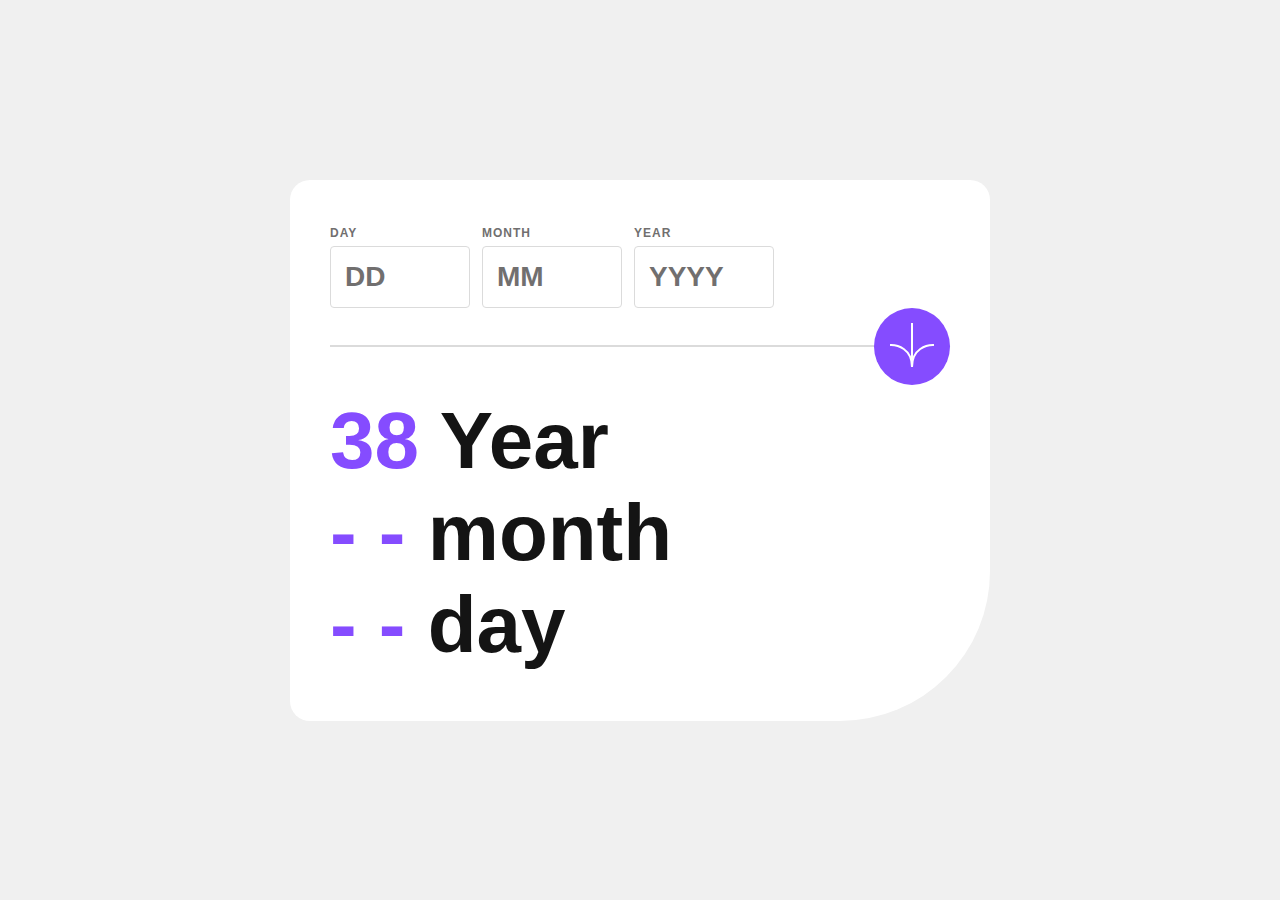
<file: age-calculator-app-main/index.html>
<!DOCTYPE html>
<html lang="en">
<head>
    <meta charset="UTF-8">
    <meta name="viewport" content="width=device-width, initial-scale=1.0">
    <title>age-calculator-app-main</title>
    <link rel="stylesheet" href="./style.css">
    <link rel="icon" href="./assets/images/favicon-32x32.png" sizes="32x32">
</head>
<body>
    <div class="container">
        <div class="inner_container">
            <div class="input_fields">
                <div class="day_box age_box">
                    <label for="day">Day</label>
                    <input id="day" type="text" placeholder="DD">
                    <small></small>
                </div>
                <div class="month_box age_box">
                    <label for="month">Month</label>
                    <input id="month" type="text" placeholder="MM">
                   <small></small>
                </div>
                <div class="year_box age_box">
                    <label for="year">Year</label>
                    <input id="year" type="text" placeholder="YYYY">
                    <small></small>
                </div>
            </div>
            <div class="input_button">
                <span class="line"></span>
            <button class="btn" id="button"><img src="./assets/images/icon-arrow.svg" alt=""></button>
            </div>
            <div class="age_info">
                <h1 class="year_heading">
                    <span class="dash" id="yearspan">38</span> Year
                </h1>
                <h1 class="month_heading">
                    <span class="dash" id="monthspan">- -</span> month
                </h1>
                <h1 class="day_heading">
                    <span class="dash" id="dayspan">- -</span> day
                </h1>
            </div>
        </div>
    </div>
    <script src="./script.js"></script>
</body>

</html>
</file>
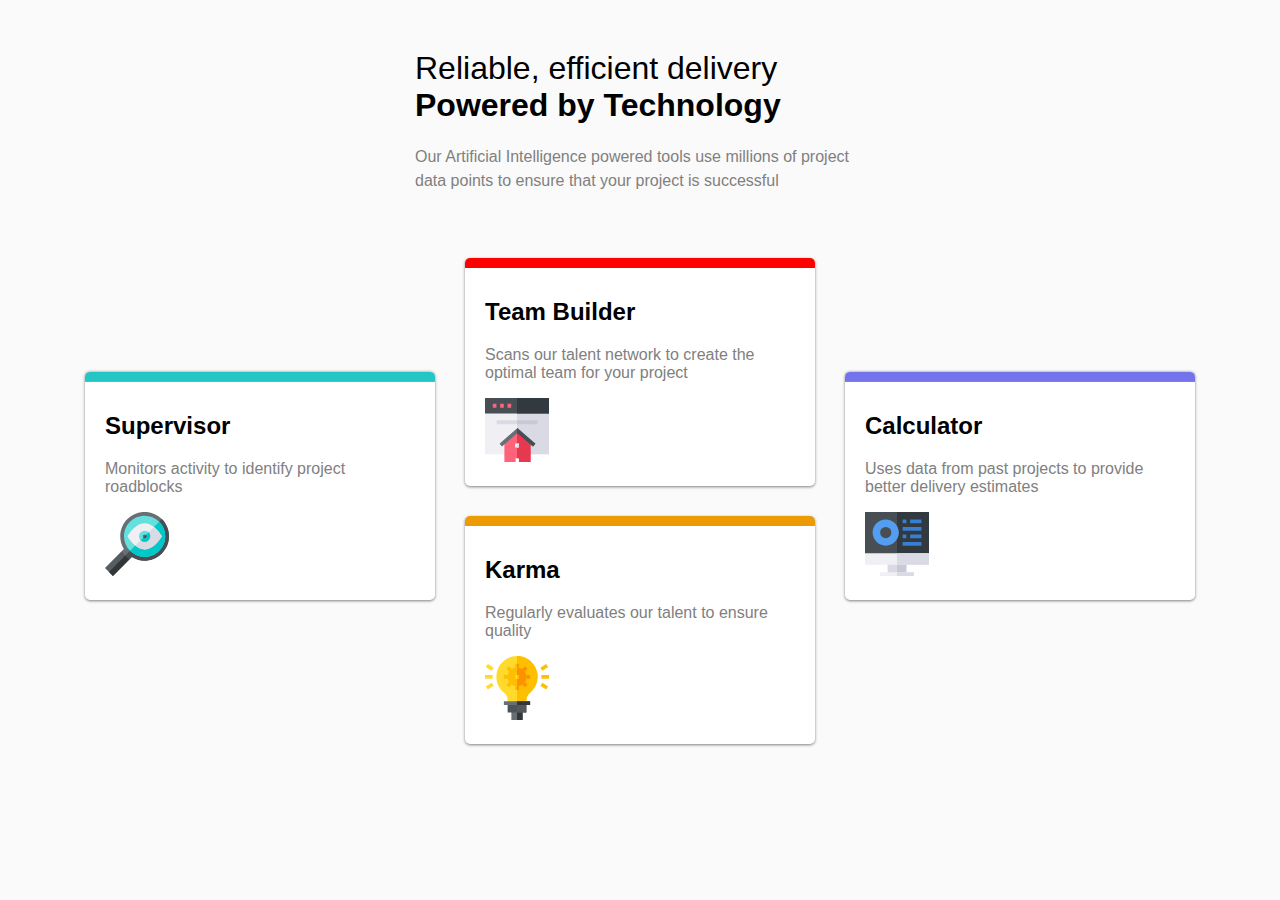
<file: four card/index.html>
<!DOCTYPE html>
<html lang="en">
<head>
    <meta charset="UTF-8">
    <meta name="viewport" content="width=device-width, initial-scale=1.0">
    <title>Four Card Feature Component</title>
    <link rel="stylesheet" href="style.css">
</head>
<body>
    <header>
        <h1>Reliable, efficient delivery <span>Powered by Technology</span></h1>
        <p>
            Our Artificial Intelligence powered tools use millions of project data points to ensure that your project is successful
        </p>
    </header>
    <section class="card_container">
        
        <div class="box box_cyan box_push">
            <h2>Supervisor</h2>
            <p>Monitors activity to identify project roadblocks</p>
            <img src="./images/icon-supervisor.svg" alt="Supervisor">
        </div>

        <div class="box box_red">
            <h2>Team Builder</h2>
            <p>Scans our talent network to create the optimal team for your project</p>
            <img src="./images/icon-team-builder.svg" alt="Team Builder">
        </div>

        <div class="box box_blue box_push">
            <h2>Calculator</h2>
            <p>Uses data from past projects to provide better delivery estimates</p>
            <img src="./images/icon-calculator.svg" alt="Calculator">
        </div>

        <div class="box box_orange">
            <h2>Karma</h2>
            <p>Regularly evaluates our talent to ensure quality</p>
            <img src="./images/icon-karma.svg" alt="Karma">
        </div>

    </section>
</body>
</html>
</file>
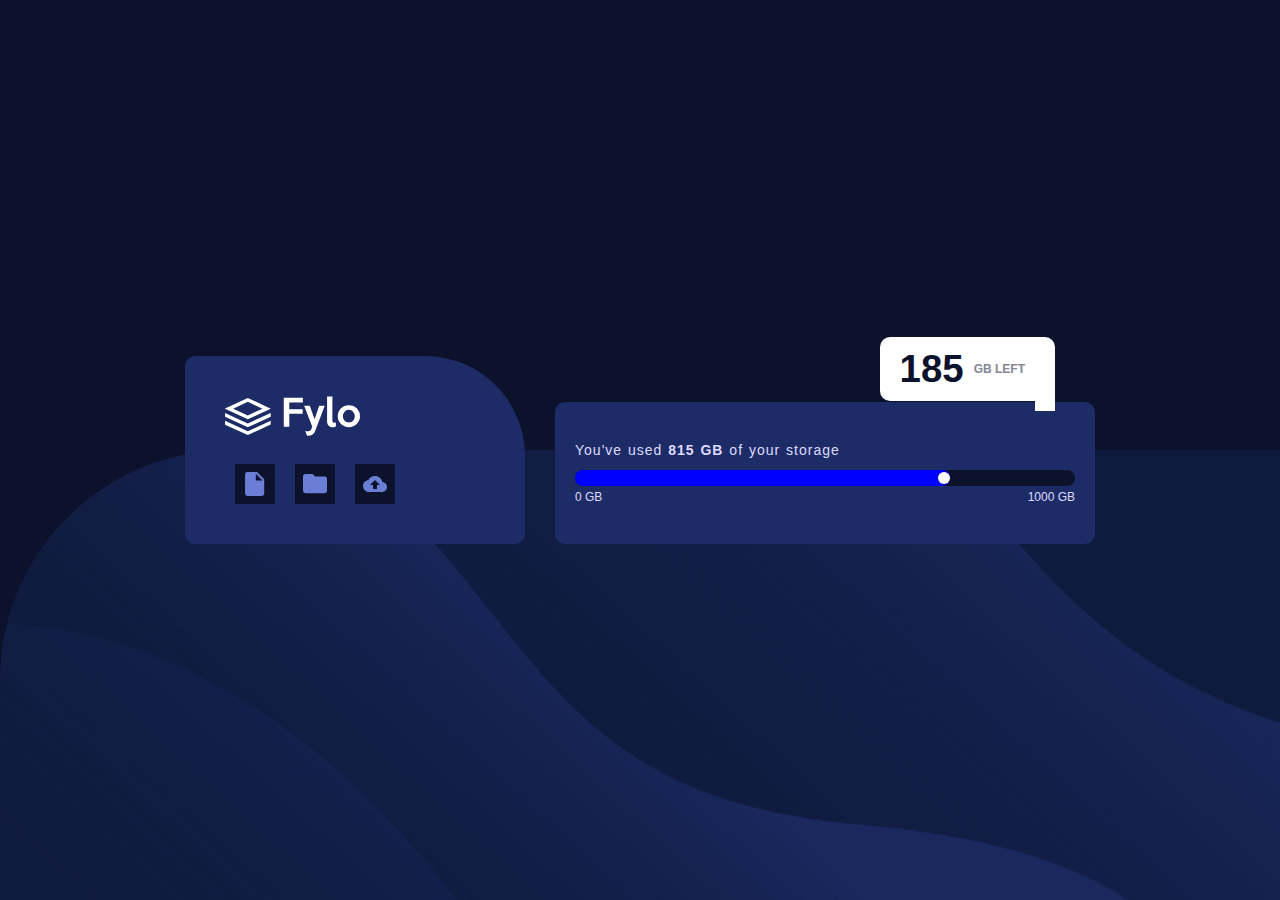
<file: fylo-data-storage-component-master/index.html>
<!DOCTYPE html>
<html lang="en">
<head>
    <meta charset="UTF-8">
    <meta name="viewport" content="width=device-width, initial-scale=1.0">
    <link rel="stylesheet" href="style.css">
    <link rel="icon" href="./images/favicon-32x32.png" sizes="32x32">
    <title>fylo-data-storage-component-master</title>
</head>
<body>
    <div class="container">
        <div class="inner_container">
            <div class="logo_section">
                <h1><img src="./images/logo.svg" alt="logo"></h1>
                <div class="folders">
                    <span class="doc"><img src="./images/icon-document.svg" alt="icon-document"></span>
                    <span class="folder"><img src="./images/icon-folder.svg" alt="folder_icon"></span>
                    <span class="upload"><img src="./images/icon-upload.svg" alt="icon-upload"></span>
                </div>
            </div>
            <div class="progrees_section">
                <div class="sm_message">185 <span>gb left</span> <span class="traingle"></span></div>
                <p class="para">You've used <span>815</span> <span>gb</span> of your storage</p>
                <div class="progress_bar">
                    <div class="progrees"><span class="bar"></span></div>
                    <div class="mb">
                        <span>0 gb</span>
                        <span>1000 gb</span>
                    </div>
                </div>
            </div>
        </div>
    </div>
</body>
</html>
</file>
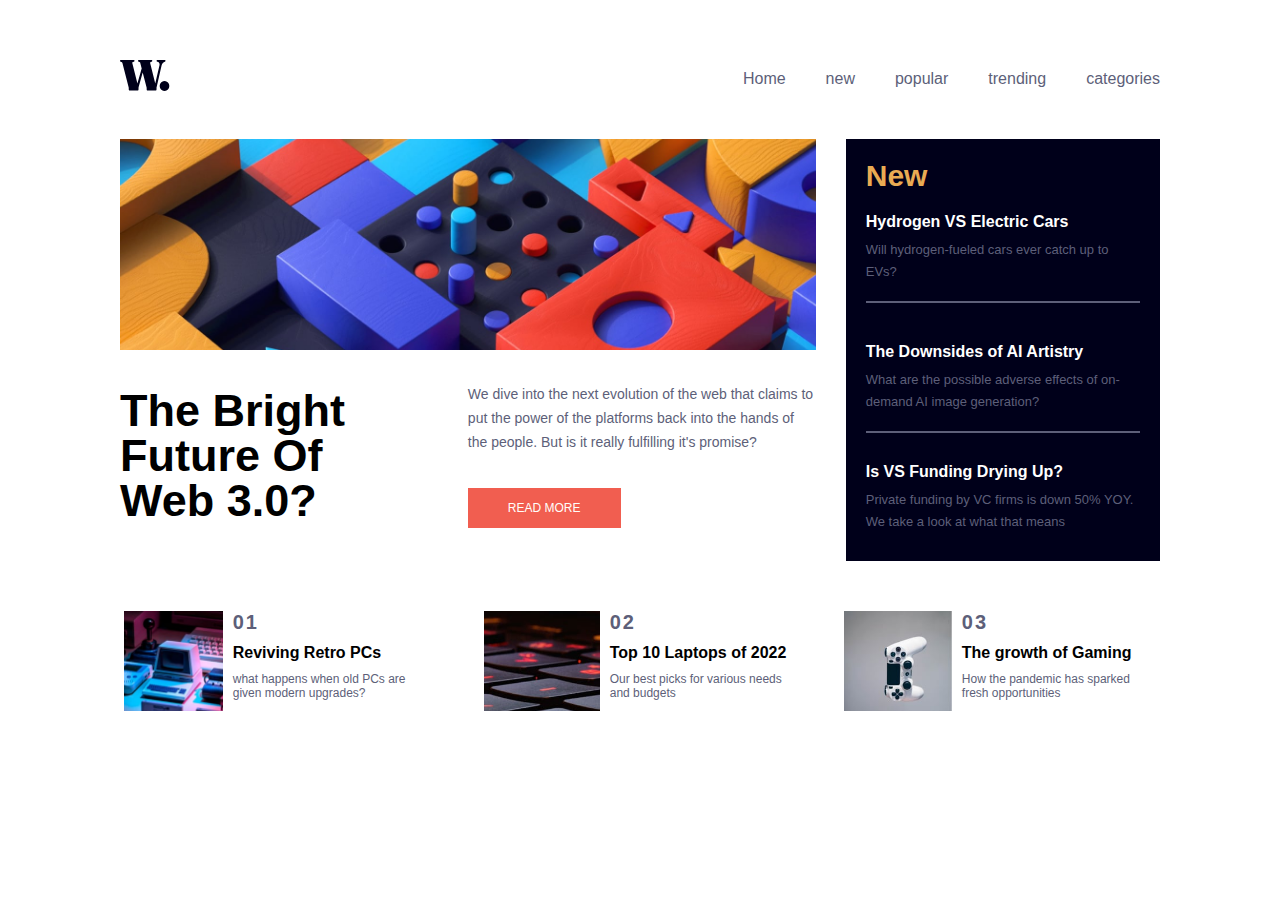
<file: news-homepage-main_08/index.html>
<!DOCTYPE html>
<html lang="en">

<head>
    <meta charset="UTF-8">
    <meta name="viewport" content="width=device-width, initial-scale=1.0">
    <title>News Homepage Main</title>
    <link rel="stylesheet" href="style.css">
    <link rel="icon" href="./assets/images/favicon-32x32.png" sizes="32x32">
</head>

<body>
    <div class="container">
        <div class="inner_container">
            <nav role="navigation" class="navbar flex">
                <div class="logo">
                    <h1><img src="./assets/images/logo.svg" alt="logo"></h1>
                </div>
                <ul class="flex dest_nav">
                    <li><a href="#">Home</a></li>
                    <li><a href="#">new</a></li>
                    <li><a href="#">popular</a></li>
                    <li><a href="#">trending</a></li>
                    <li><a href="#">categories</a></li>
                </ul>
                <button id="toggle"><img src="./assets/images/icon-menu.svg" alt=""></button>
            </nav>
            <div class="side active">
                <button id="close"><img src="./assets/images/icon-menu-close.svg" alt=""></button>
                <ul>
                    <li><a href="#">Home</a></li>
                    <li><a href="#">new</a></li>
                    <li><a href="#">popular</a></li>
                    <li><a href="#">trending</a></li>
                    <li><a href="#">categories</a></li>
                </ul>
            </div>
            <div class="top_section flex" role="main">
                <div class="left_main">
                    <div class="img_container"></div>
                    <div class="about_section flex">
                        <div class="heading">
                        <h1><span>The bright</span> <span> future of</span><span> web 3.0?</span></h1>
                        </div>                        
                        <div class="content">
                            <p>We dive into the next evolution of the web that claims to put the power of the platforms back into the hands of the people. But is it really fulfilling it's promise?</p>
                            <button>read more</button>
                        </div>
                    </div>
                </div>
                <div class="sidebar">
                    <h1 class="side_heading">New</h1>
                    <div class="content_box box">
                        <h1>Hydrogen VS Electric Cars</h1>
                        <p>Will hydrogen-fueled cars ever catch up to EVs?</p>
                    </div>
                    <div class="content_box box">
                        <h1>The Downsides of AI Artistry</h1>
                        <p>What are the possible adverse effects of on-demand AI image generation?</p>
                    </div>
                    <div class="content_box box">
                        <h1>Is VS Funding Drying Up?</h1>
                        <p>Private funding by VC firms is down 50% YOY. We take a look at what that means</p>
                    </div>
                </div>
            </div>
            <div class="products flex">
                <div class="product flex">
                    <div class="product_img img">
                        <img src="./assets/images/image-retro-pcs.jpg" alt="image-retro-pcs">
                    </div>
                    <div class="product_info">
                        <span>01</span>
                        <h2>Reviving Retro PCs</h2>
                        <p>what happens when old PCs are given modern upgrades?</p>
                    </div>
                </div>
                <div class="product flex">
                    <div class="product_img img">
                        <img src="./assets/images/image-top-laptops.jpg" alt="image-top-laptops">
                    </div>
                    <div class="product_info">
                        <span>02</span>
                        <h2>Top 10 Laptops of 2022</h2>
                        <p>Our best picks for various needs and budgets</p>
                    </div>
                </div>
                <div class="product flex">
                    <div class="product_img img">
                        <img src="./assets/images/image-gaming-growth.jpg" alt="image-gaming-growth">
                    </div>
                    <div class="product_info">
                        <span>03</span>
                        <h2>The growth of Gaming</h2>
                        <p>How the pandemic has sparked fresh opportunities</p>
                    </div>
                </div>
            </div>
        </div>
    </div>
    <script src="./script.js" defer></script>
</body>

</html>
</file>
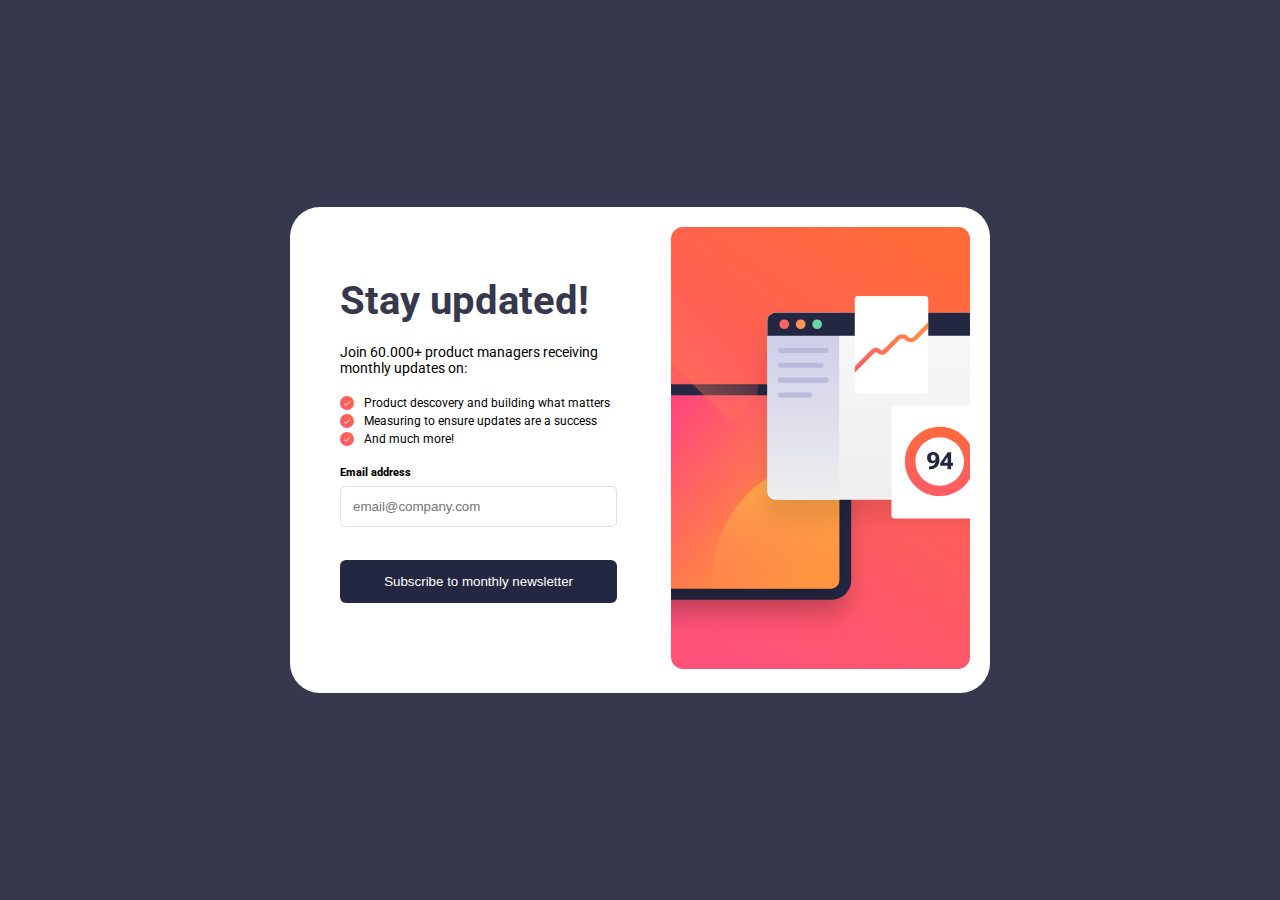
<file: newsletter-sign-up-with-success-message-main/index.html>
<!DOCTYPE html>
<html lang="en">
<head>
    <meta charset="UTF-8">
    <meta name="viewport" content="width=device-width, initial-scale=1.0">
    <title>Frontend Mentor || newsletter-sign-up-with-success-message-main</title>
    <link rel="stylesheet" href="style.css">
</head>
<body>
    <div class="container">
        <div class="inner_container">
            <div class="left">
                <div class="inner_left">
                    <h1>Stay updated!</h1>
                    <p>Join 60.000+ product managers receiving monthly updates on:</p>
                    <ul>
                        <li><img src="./assets/images/icon-success.svg" alt="icon-success"> Product descovery and building what matters</li>
                        <li><img src="./assets/images/icon-success.svg" alt="icon-success"> Measuring to ensure updates are a success</li>
                        <li><img src="./assets/images/icon-success.svg" alt="icon-success"> And much more!</li>
                    </ul>
                    <form>
                        <div class="labels">
                        <label for="email">Email address</label>
                        <small class="error">invalid email</small>
                        </div>
                        <input id="email" type="text" placeholder="email@company.com">
                        <button id="btn">Subscribe to monthly newsletter</button>
                    </form>
                </div>
            </div>
            <div class="right">
                <div class="img">
                    <img src="./assets/images/illustration-sign-up-desktop.svg" alt="illustration-sign-up-desktop">
                </div>
            </div>
        </div>
    </div>
    <div class="confirm">
        <h1>Hello</h1>
    </div>
    <script src="script.js"></script>
</body>
</html>
</file>
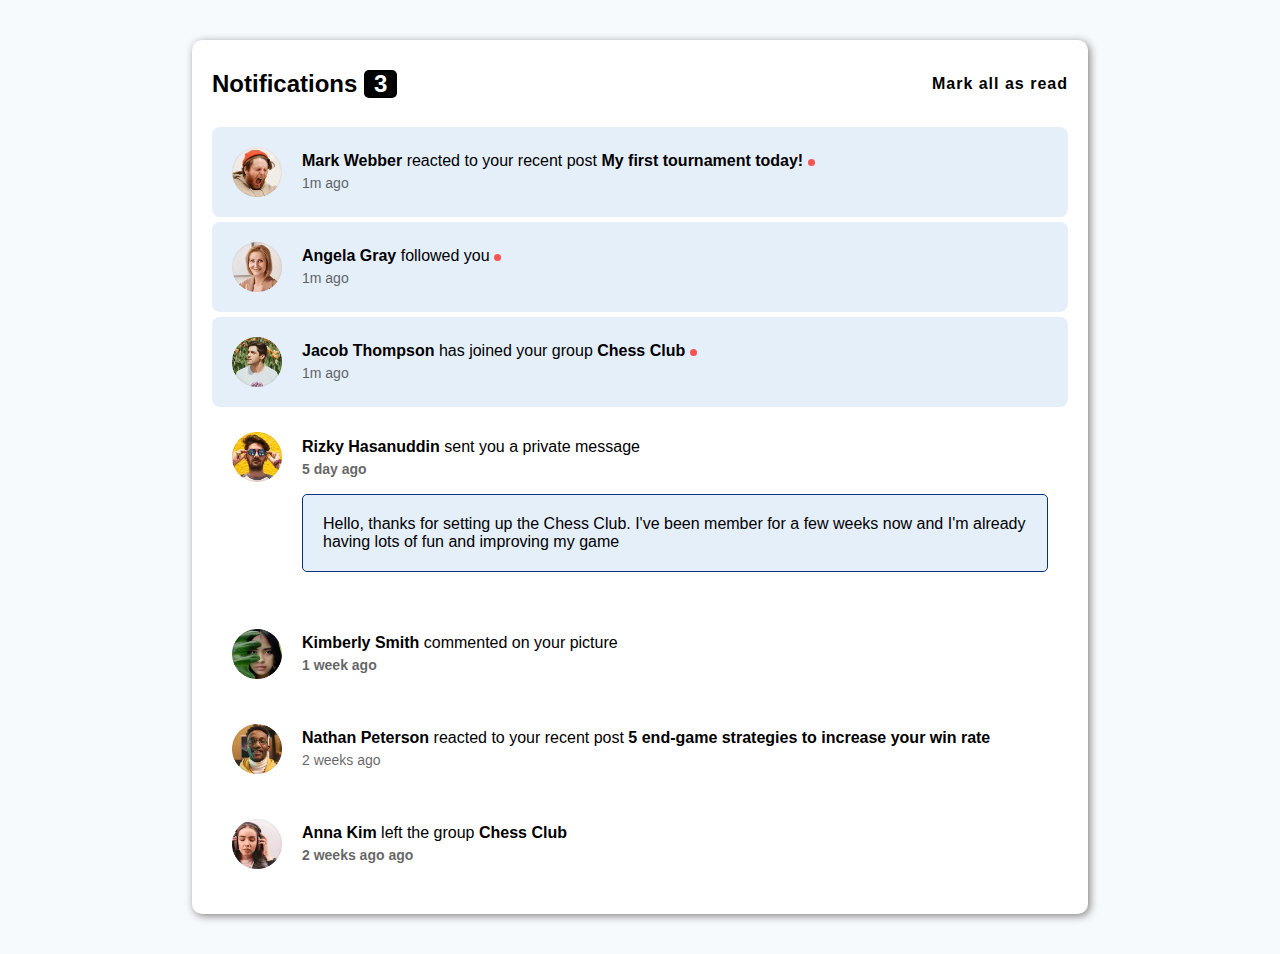
<file: Notification Page/index.html>
<!DOCTYPE html>
<html lang="en">

<head>
    <meta charset="UTF-8">
    <meta name="viewport" content="width=device-width, initial-scale=1.0">
    <title>Frontend Mentor || Notification Page</title>
    <link rel="stylesheet" href="style.css">
    <link rel="icon" href="assets/images/favicon-32x32.png" sizes="32x32">
</head>

<body>
    <div class="container">
        <div class="inner_container">
            <div class="top_section">
                <h1>
                    Notifications <span>3</span>
                </h1>
                <p>Mark all as read</p>
            </div>
            <div class="notifications">
                <!-- unread notifications -->
                <div class="notification_info">
                    <img src="./assets/images/avatar-mark-webber.webp" alt="avatar-mark-webber">
                    <div class="about_notification">
                        <p class="para">
                            <span class="name">Mark Webber</span> reacted to your recent post <span>My first tournament
                                today!</span> <span class="dot"></span>
                        </p>
                        <span class="time">1m ago</span>
                    </div>
                </div>


                <div class="notification_info">
                    <img src="./assets/images/avatar-angela-gray.webp" alt="avatar-mark-webber">
                    <div class="about_notification">
                        <p class="para">
                            <span class="name">Angela Gray</span> followed you <span class="dot"></span>
                        </p>
                        <span class="time">1m ago</span>
                    </div>
                </div>

                <div class="notification_info">
                    <img src="./assets/images/avatar-jacob-thompson.webp" alt="avatar-mark-webber">
                    <div class="about_notification">
                        <p class="para">
                            <span class="name">Jacob Thompson</span> has joined your group <span>Chess Club</span> <span
                                class="dot"></span>
                        </p>
                        <span class="time">1m ago</span>
                    </div>
                </div>

                <!-- unread notifications -->
                <!-- private message -->
                <div class="private_message">

                    <div class="about_notification">
                        <div class="top_p_message">
                            <img src="./assets/images/avatar-rizky-hasanuddin.webp" alt="avatar-rizky-hasanuddin">
                            <p class="para">
                                <span class="name">Rizky Hasanuddin</span>
                                sent you a private message
                                <span class="time">5 day ago</span>
                            </p>
                        </div>

                        <p class="message">
                            Hello, thanks for setting up the Chess Club. I've been member for a few weeks now and I'm
                            already having lots of fun and improving my game
                        </p>
                    </div>
                </div>
                <!-- private message -->
                <!-- Comment on pic -->
                <div class="comment_pic">
                    <img src="./assets/images/avatar-kimberly-smith.webp" alt="avatar-kimberly-smith">
                    <div class="about_notification">
                        <p>
                        <div>
                            <span class="name">Kimberly Smith</span>
                            commented on your picture
                        </div>
                        </p>
                        <span class="time">1 week ago</span>
                    </div>
                </div>
                <!-- Comment on pic -->
                <!-- reacted on post -->
                <div class="react">
                    <img src="./assets/images/avatar-nathan-peterson.webp" alt="avatar-nathan-peterson">
                    <div class="about_notification">
                        <p>
                            <span class="name">Nathan Peterson</span>
                            reacted to your recent post <span class="post_title">5 end-game strategies to increase your
                                win rate</span>
                        </p>
                        <span class="time">2 weeks ago</span>
                    </div>
                </div>
                <!-- reacted on post -->
                <!-- left group -->
                <div class="group">
                    <img src="./assets/images/avatar-anna-kim.webp" alt="avatar-anna-kim">
                    <div class="about_notification">
                        <p class="para">
                            <span class="name">Anna Kim</span> left the group
                            <span class="info">Chess Club</span>
                        </p>
                        <span class="time">2 weeks ago ago</span>
                    </div>
                </div>
            </div>
        </div>
    </div>
</body>

</html>
</file>
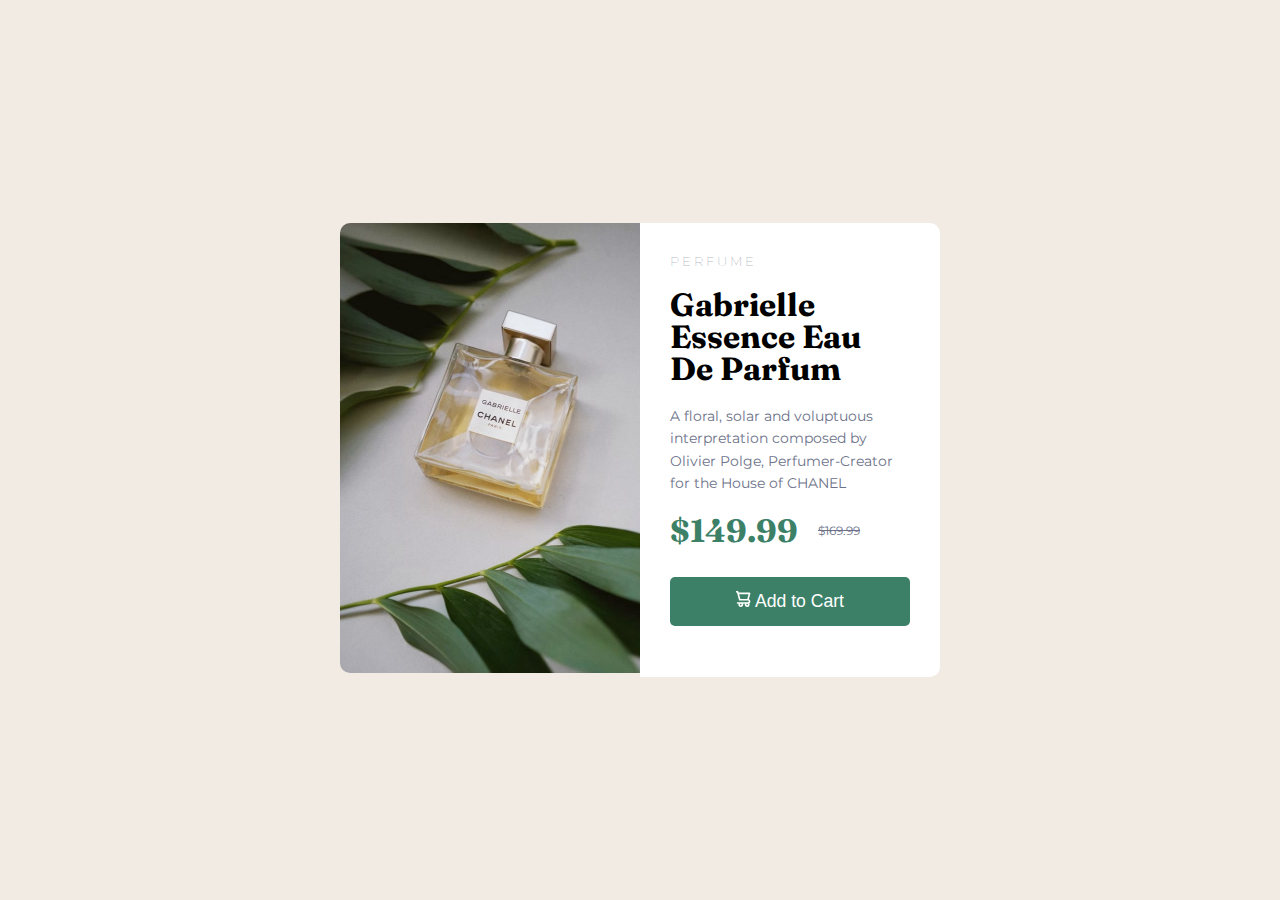
<file: product-preview-card-component-main/index.html>
<!DOCTYPE html>
<html lang="en">

<head>
    <meta charset="UTF-8">
    <meta name="viewport" content="width=device-width, initial-scale=1.0">
    <title>product preview card component main</title>
    <link rel="stylesheet" href="style.css">
    <link rel="icon" href="./images/favicon-32x32.png" sizes="32x32">
</head>

<body>
    <div class="container">
        <div class="inner_container">
            <div class="left">
                <img src="./images/image-product-desktop.jpg" alt="image-product-desktop">
            </div>
            <div class="right">
                <div>
                    <h2>Perfume</h2>
                    <h1 class="heading">Gabrielle Essence Eau De Parfum</h1>
                    <p>A floral, solar and voluptuous interpretation composed by Olivier Polge, Perfumer-Creator for the
                        House of CHANEL</p>
                    <div class="price_bord">
                    <h1 class="price">&dollar;149.99</h1><span class="sm_price">&dollar;169.99</span>
                    </div>
                    <button><img src="./images/icon-cart.svg" alt="icon-cart"> Add to Cart</button>
                </div>
            </div>
        </div>
    </div>
</body>

</html>
</file>
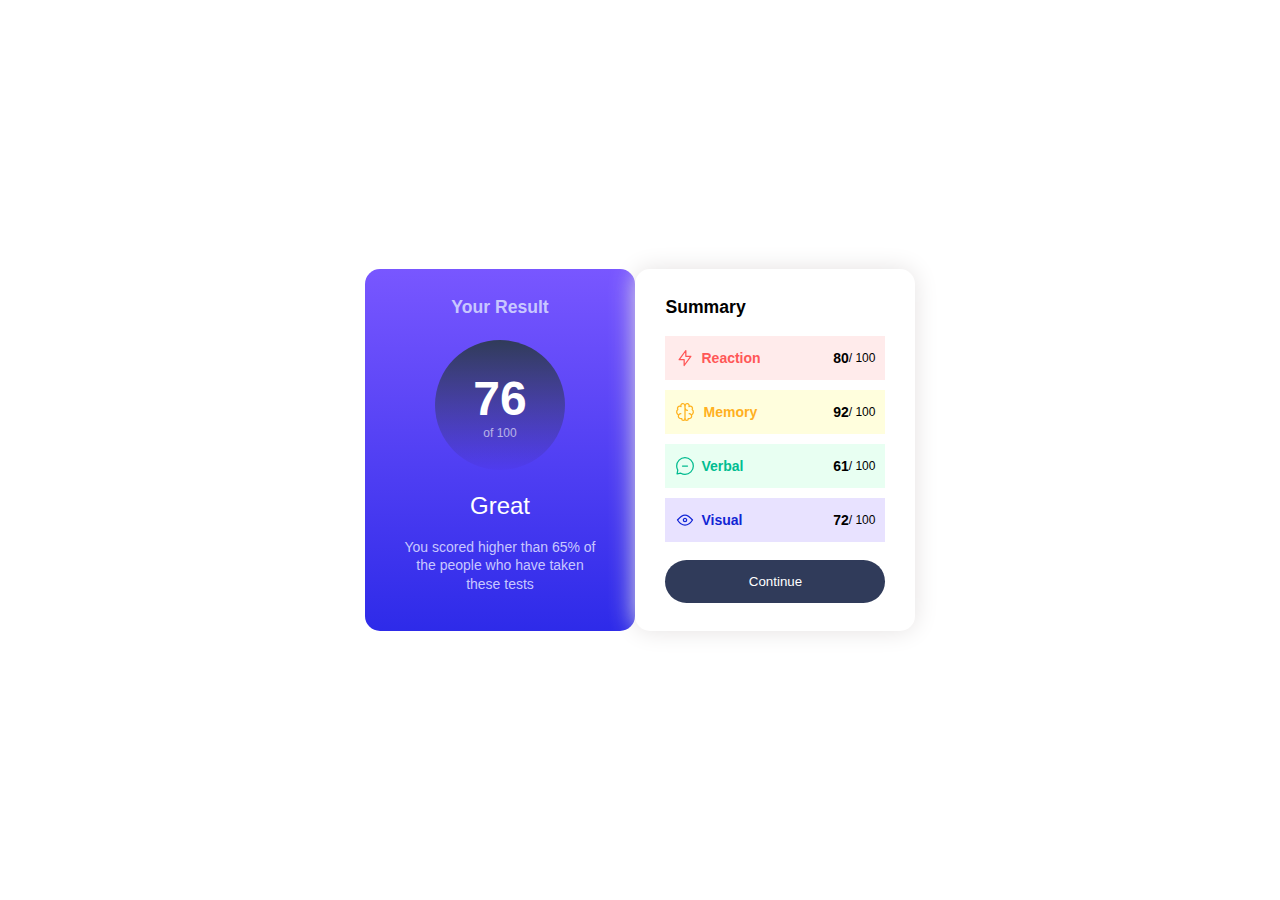
<file: Result Summary Component/index.html>
<!DOCTYPE html>
<html lang="en">

<head>
    <meta charset="UTF-8">
    <meta name="viewport" content="width=device-width, initial-scale=1.0">
    <title>Frontend Mentor || Mobile Component</title>
    <link rel="stylesheet" href="style.css">
</head>

<body>
    <div class="container">
        <div class="inner_container">
            <div class="left">
                <h1 class="left_heading">Your Result</h1>
                <div class="circle">
                    <span class="grade">76</span>
                    <span class="from_grade">of 100</span>
                </div>
                <div class="about_grade">
                    <h1>Great</h1>
                    <p>You scored higher than 65% of</p>
                    <p>the people who have taken</p>
                    <p>these tests</p>
                </div>
            </div>
            <div class="right">
                <h1>Summary</h1>
                <div class="red-d">
                    <span class="img">
                        <img src="./assets/images/icon-reaction.svg" alt="icon-reaction">
                        <p class="red">Reaction</p>
                    </span>
                    <span><p>80</p> / 100</span>
                </div>
                <div class="orange-d">
                    <span class="img">
                        <img src="./assets/images/icon-memory.svg" alt="icon-memory">
                         <p class="orange">Memory</p>
                    </span>
                    <span><p>92</p> / 100</span>
                </div>
                <div class="green-d">
                    <span class="img">
                        <img src="./assets/images/icon-verbal.svg" alt="icon-verbal">
                        <p class="green">Verbal</p>
                    </span>
                    <span><p>61</p> / 100</span>
                </div>
                <div class="purple-d">
                    <span class="img">
                        <img src="./assets/images/icon-visual.svg" alt="icon-visual">
                        <p class="purple">Visual</p>
                    </span>
                    <span><p>72</p> / 100</span>
                </div>
                <button>Continue</button>
            </div>
        </div>
    </div>
</body>

</html>
</file>
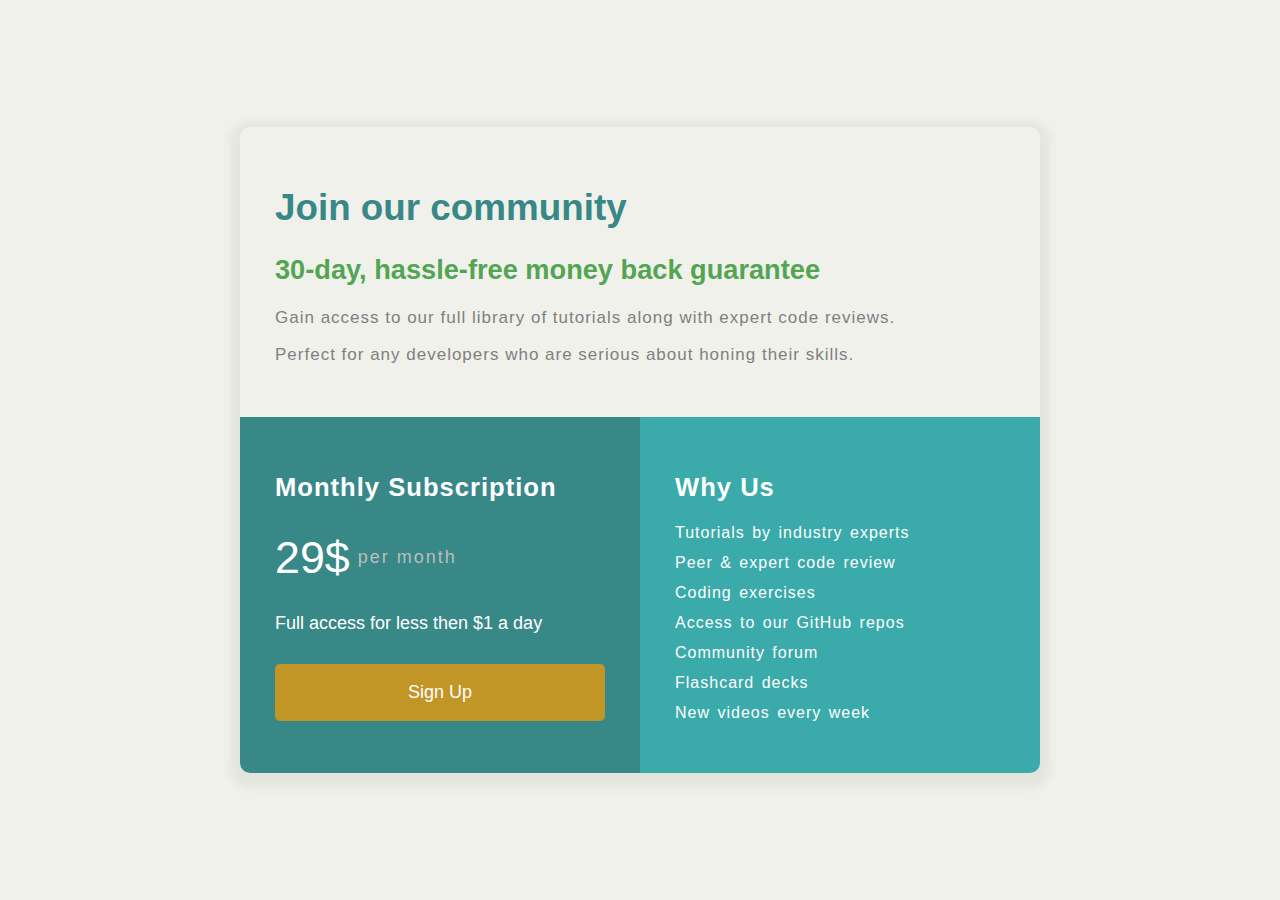
<file: Single Price Component/index.html>
<!DOCTYPE html>
<html lang="en">
<head>
    <meta charset="UTF-8">
    <meta name="viewport" content="width=device-width, initial-scale=1.0">
    <title>Single Price Component</title>
    <link rel="stylesheet" href="./style.css">
    <link rel="icon" href="./assets/favicon-32x32.png" sizes="32x32">
</head>
<body>
    <!-- Main Component -->
    <main>
        <!-- top Section about our price component -->
        <section class="top_section">
            <h1 class="heading">Join our community</h1>
            <h2>30-day, hassle-free money back guarantee</h2>
            <p>Gain access to our full library of tutorials along with expert code reviews.</p>
            <p>Perfect for any developers who are serious about honing their skills.</p>
        </section>
        <section class="row">
            <section class="price">
                <h2>Monthly Subscription</h2>
                <p>
                    <span>29&dollar;</span>
                    per month
                </p>
                <p>Full access for less then &dollar;1 a day</p>
                <button>
                    Sign Up
                </button>
            </section>
            <section class="about">
                <h2>Why Us</h2>
                <ul>
                    <li>Tutorials by industry experts</li>
                    <li>Peer & expert code review</li>
                    <li>Coding exercises</li>
                    <li>Access to our GitHub repos</li>
                    <li>Community forum</li>
                    <li>Flashcard decks</li>
                    <li>New videos every week</li>
                </ul>
            </section>
        </section>
    </main>
    
</body>
</html>
</file>
<file: age-calculator-app-main/style.css>
* {
    margin: 0;
    padding: 0;
    box-sizing: border-box;
}

:root {
    /* ## Colors ### Primary */
    --Purple: hsl(259, 100%, 65%);
    --Light-red: hsl(0, 100%, 67%);

    
/* ### Neutral */

    --White: hsl(0, 0%, 100%);
    --Off-white: hsl(0, 0%, 94%);
    --Light-grey: hsl(0, 0%, 86%);
    --Smokey-grey: hsl(0, 1%, 44%);
    --Off-black: hsl(0, 0%, 8%);
}

body {
    font-family: sans-serif;
    background-color: var(--Off-white);
}

/*  ------------- container -------------- */
.container{
    max-width: 900px;
    height: 100vh;
    margin: 0 auto;
    display: flex;
    justify-content: center;
    align-items: center;
    /* background-color: yellow; */
}

.inner_container{
    background-color: white;
    display: flex;
    flex-direction: column;
    justify-content: center;
    padding: 40px;
    max-width: 700px;
    width: 700px;
    border-radius: 20px;
    border-bottom-right-radius: 150px;
    /* box-shadow: 0 0 1px gray; */

}

.input_fields > div > span{
    display: none;
}

.input_fields{
    display: flex;
    /* margin: 12px 0; */
}

.age_box{
    margin-right: 12px;
}

.age_box label{
    margin: 6px 0;
    display: inline-block;
    font-weight: 800;
    text-transform: uppercase;
    font-size: 12px;
    color: var(--Smokey-grey);
    letter-spacing: 1px;
}

.age_box input{
    width: 140px;
    display: block;
    padding: 14px;
    font-size: 28px;
    border-radius: 4px;
    border: 1px solid var(--Light-grey);
    outline: none;
}
.age_box input:focus{
    border: 1px solid var(--Purple);
}
.age_box input::placeholder{
    font-weight: 700;
    color: var(--Smokey-grey);
}



/* ---------------------- button section design  --------------------*/

.input_button{
    position: relative;
    display: flex;
    justify-content: space-between;
    align-items: center;
}

.input_button span{
    display: inline-block;
    width: 100%;
    height: 2px;
    background-color: var(--Light-grey);
    position: absolute;
}

.input_button button{
    border-radius: 50%;
    background-color: var(--Purple);
    border: none;
    outline: none;
    padding: 15px;
    cursor: pointer;
    transition: all .4s ease;
    z-index: 111;
    margin-left: auto;
}

.input_button button:hover{
    background-color: var(--Off-black);
}

.age_info{
    margin: 10px 0;
}

.age_info h1{
    font-size: 80px;
    font-weight: 800;
    color: var(--Off-black);
}

.age_info h1 span{
    color: var(--Purple);
}

/* media query */

@media screen and (max-width:700px) {
    .inner_container{
        margin: 0 10px;
    }
    .input_fields{
        width: 100%;
    }


    .age_box{
        margin-right: 12px;
        width: 90%;
    }
    
    .age_box label{
        font-weight: 600;
    }
    
    .age_box input{
        width: 100%;
        padding: 14px 8px;
        font-size: 20px;
    }
    /* .age_info{
        margin: 10px 0;
    } */
    
    .age_info h1{
        font-size: 50px;
        font-weight: 800;
        color: var(--Off-black);
    }
    .input_button{
        margin: 70px 0;
        text-align: center;
    }
    .input_button button{
        position: absolute;
        top: 0;
        left: 50%;
        transform: translate(-50%,-50%);
        padding: 10px;
    }
}
small{
    color: red;
}
@media screen and (max-width:700px) {
    .input_button button{
        padding: 8px;
    }
}
</file>
<file: four card/style.css>
*{
    box-sizing: border-box;
}

body{
    font-family: sans-serif;
    background-color: rgb(250, 250, 250);
}

header{
    max-width: 450px;
    margin: 50px auto;
}

header h1{
    font-weight: 200;
}

header span{
    font-weight: 600;
}

header p{
    line-height: 1.5;
    color: gray;
}

.card_container{
    max-width: 1140px;
    margin: 0 auto;
    /* background-color: red; */
    display: flex;
    flex-wrap: wrap;
    justify-content: center;
}

.card_container .box{
    width: 350px;
    padding: 20px;
    background-color: white;
    margin: 15px;
    border-radius: 5px;
    box-shadow: 0 1px 3px gray;
    position: relative;
    overflow: hidden;
}

.card_container .box::after{
    content: "";
    position: absolute;
    top: 0;
    left: 0;
    height: 10px;
    width: 100%;
    /* border-radius: 15px; */
}
.card_container .box_orange::after{
    background-color: rgb(236, 155, 4)
}

.card_container .box_red::after{
    background-color: red
}

.card_container .box_cyan::after{
    background-color: rgb(35, 197, 197);
}

.card_container .box_blue::after{
    background-color: rgb(115, 115, 235);
}

.card_container .box_push{
    /* display: none; */
    transform: translateY(50%);
}

.box p{
    color: gray;
}

@media screen and (max-width:780px) {
    .card_container .box_push{
        transform: translateY(0);
    }
}
</file>
<file: fylo-data-storage-component-master/style.css>
:root{
    
/* ## Colors */

/* ### Primary */

--Gradient: hsl(6, 100%, 80%) to hsl(335, 100%, 65%);

/* ### Neutral */

--Pale-Blue: hsl(243, 100%, 93%);
--Grayish-Blue: hsl(229, 7%, 55%);
--Dark-Blue: hsl(228, 56%, 26%);
--Very-Dark-Blue: hsl(229, 57%, 11%);
}

*{
    margin: 0;
    padding: 0;
    box-sizing: border-box;
}

body{
    width: 100vw;
    height: 100vh;
    background-color: var(--Very-Dark-Blue);
    display: flex;
    align-items: flex-end;
    font-family: sans-serif;
}

.container{
    width: 100vw;
    height: 50%;
    background-image: url('./images/bg-desktop.png');
    background-position: center center;
    background-size: cover;
    background-repeat: no-repeat;
    border-top-left-radius: 230px;
    position: relative;
}

.inner_container{
    width: 100%;
    /* border: 3px solid white; */
    display: flex;
    justify-content: center;
    position: absolute;
    top: 0;
    left: 50%;
    transform: translate(-50%,-50%);
    display: flex;
}

.logo_section{
    background-color: var(--Dark-Blue);
    border-radius: 10px;
    border-top-right-radius: 100px;
    display: flex;
    justify-content: center;
    align-items: flex-start;
    flex-direction: column;
    gap: 20px;
    padding: 40px 120px;
    padding-left: 40px;
    margin-right: 20px;
}

.logo_section h1{
    font-size: 2rem;
}

.logo_section .folders{
    display: flex;
}
.logo_section .folders span{
    margin: 0 10px;
    display: inline-block;
    display: flex;
    justify-content: center;
    align-items: center;
    width: 40px;
    height: 40px;
    background-color: var(--Very-Dark-Blue);

}

/* progress section design */

.progrees_section{
    background-color: var(--Dark-Blue);
    margin-left: 10px;
    display: flex;
    flex-direction: column;
    margin-top: auto;
    padding: 40px 20px;
    color: white;
    position: relative;
    border-radius: 10px;
}

.progrees{
    border-radius: 30px;
    height: 16px;
    width: 500px;
    max-width: 500px;
    background-color: var(--Very-Dark-Blue);
}

.progrees .bar{
    display: inline-block;
    width: 75%;
    height: 100%;
    background-color: blue;
    border-radius: 30px;
    position: relative;
}
.progrees span::after{
    content: "";
    position: absolute;
    top: 2px;
    right: 0;
    width: 12px;
    height: 12px;
    background-color: white;
    border-radius: 50%;
}

.mb{
    display: flex;
    justify-content: space-between;
    margin-top: 4px;
}

.mb span{
    font-size: 12px;
    text-transform: uppercase;
    color: var(--Pale-Blue);
}

.sm_message{
    position: absolute;
    top: -65px;
    right: 40px;
    background-color: white;
    padding: 10px 20px;
    font-size: 2.4rem;
    color: var(--Very-Dark-Blue);
    font-weight: 800;
    display: flex;
    align-items: center;
    border-radius: 10px;
}
.sm_message::after{
    content: "";
    position: absolute;
    right: 0;
    bottom: -10px;
    width: 20px;
    height: 20px;
    background-color: white;
    /* border-right: 20px; */
    /* border-color: white; */
    /* border-top: 10px; */
    /* border-bottom: 10px; */
}

.sm_message span{
    text-transform: uppercase;
    font-size: 12px;
    margin-left: 10px;
    color: var(--Grayish-Blue);
    font-weight: 600;
}

.para{
    font-size: 14px;
    word-spacing: 1px;
    letter-spacing: 1px;
    margin-bottom: 12px;
    color: var(--Pale-Blue);
}

.para span{
    font-weight: 800;
    text-transform: uppercase;
}

@media screen and (max-width:1100px) {
    .progrees{
        max-width: 350px;
    }
    .inner_container{
        left: 55%;
    }
    body{
        overflow: hidden;
    }
    
.sm_message{
    top: -50px;
    padding: 10px;
    font-size: 1.8rem;
}
}


@media screen and (max-width:900px) {
    .logo_section{
        padding: 40px 80px;
        padding-left: 10px;
        margin-right: 0px;
    }
}
@media screen and (max-width:700px) {
    body{
        
        /* width: 100vw; */
        /* height: 100vh; */
        /* background-color: var(--Very-Dark-Blue); */
        /* display: flex; */
        /* font-family: sans-serif; */
        align-items: center;
        justify-content: center;
        background-image: url('./images/bg-mobile.png');
        background-size: cover;
        background-position: center center;
        background-repeat: no-repeat;
    }
    .container{
        width: 100vw;
        height: 0%;
        margin: 0;
        padding: 0;
        background-image: none;
        /* background-position: center center; */
        /* background-size: cover; */
        /* background-repeat: no-repeat; */
        border-top-left-radius: 0;
        /* position: relative; */
        /* margin: ; */
    }
    .inner_container{
        width: 100vw;
        display: flex;
        justify-content: center;
        /* position: absolute; */
        /* top: 0; */
        /* left: 50%; */
        /* transform: translate(-50%,-50%); */
        /* display: flex; */
        flex-direction: column;
        margin: 0 auto;
        gap: 10px;
        background-color: red;
    }
}
</file>
<file: news-homepage-main_08/style.css>
:root {
    /* ### Neutral */
    --Off-white: hsl(36, 100%, 99%);
    --Grayish-blue: hsl(233, 8%, 79%);
    --Dark-grayish-blue: hsl(236, 13%, 42%);
    --Very-dark-blue: hsl(240, 100%, 5%);
    /*### Primary  */
    --Soft-orange: hsl(35, 77%, 62%);
    --soft-red: hsl(5, 85%, 63%);
}

* {
    margin: 0;
    padding: 0;
    box-sizing: border-box;
}

.flex {
    display: flex;
}

body {
    height: 100vh;
    max-width: 100vw;
    font-family: sans-serif;
    padding: 20px 0;
}

.container {
    max-width: 1040px;
    margin: 0 auto;
    /* box-shadow: 0 0 3px gray; */
}

img {
    max-width: 100%;
}

nav {
    justify-content: space-between;
    align-items: center;
    padding: 40px 0;
}

nav ul {
    list-style: none;
    gap: 40px;
}

nav ul li a {
    text-decoration: none;
    transition: all .2s ease;
    color: var(--Dark-grayish-blue);
}

li a:hover {
    color: var(--soft-red);
}


.logo h1 {
    width: 50px;
}

.logo h1 img {
    max-width: 100%;
}

.top_section {
    gap: 30px;
    margin-bottom: 50px;
}

/* .left_main{
    margin: 20px 0;
} */
.img_container {
    background-image: url('./assets/images/image-web-3-desktop.jpg');
    background-size: cover;
    background-repeat: no-repeat;
    background-position: center center;
    height: 50%;
    width: 100%;
    object-fit: contain;
}

.about_section {
    height: 50%;
}

.heading {
    flex: 1;
}

.heading h1 {
    font-size: 45px;
    line-height: 1;
    display: flex;
    flex-direction: column;
    justify-content: center;
    height: 100%;
    font-weight: 800;
    text-transform: capitalize;
}

.content {
    flex: 1;
    display: flex;
    flex-direction: column;
    justify-content: space-evenly;
    align-items: flex-start;
}

.content p {
    line-height: 1.7;
    font-size: 14px;
    word-break: keep-all;
    color: var(--Dark-grayish-blue);
}

.content button {
    padding: 13px 40px;
    border: none;
    background-color: var(--soft-red);
    color: var(--Off-white);
    text-transform: uppercase;
    font-size: 12px;
    cursor: pointer;
    transition: all .4s ease;
}

.content button:hover {
    background-color: var(--Very-dark-blue);
}

/* -------------------------- side bar design ------------------------------ */
.sidebar {
    background-color: var(--Very-dark-blue);
    color: white;
    padding: 20px;
}

.sidebar .side_heading {
    margin-bottom: 10px;
    font-size: 30px;
    /* fontis */
    color: var(--Soft-orange);
}

.content_box {
    padding: 10px 0;
    margin-bottom: 30px;
    border-bottom: 2px solid var(--Dark-grayish-blue);
}

.content_box:last-of-type {
    border: none;
    margin: 0;
    padding: 0;
}

.content_box h1 {
    font-size: 16px;
    transition: all .2s ease;
    cursor: pointer;
}

.content_box h1:hover {
    color: var(--Soft-orange);
}

.content_box p {
    font-size: 13px;
    margin: 8px 0;
    color: var(--Dark-grayish-blue);
    line-height: 1.7;
}

.products {
    justify-content: space-between;

}

.product {
    gap: 10px;
    width: 30%;
    margin: 0 4px;
}

.product_img {
    width: 150px;
    height: 100px;
    margin: 0;
    padding: 0;
    overflow: hidden;
    object-fit: cover;
}

.product img {
    width: 100%;
}

.product span {
    font-size: 20px;
    font-weight: 700;
    color: var(--Dark-grayish-blue);
    letter-spacing: 2px;
    padding: 0;
    margin: 0;
}

.product h2 {
    font-size: 16px;
    font-weight: 700;
    margin: 10px 0;
    transition: all .2s ease;
    cursor: pointer;
}

.product h2:hover {
    color: var(--soft-red);

}

.product p {
    font-size: 12px;
    color: var(--Dark-grayish-blue);
}
#toggle{
    display: none;
}
.side{
    transform: translateX(400px);
    width: 400px;
    height: 100vh;
    background-color: white;
    position: fixed;
    top: 0;
    right: 0;
    list-style: none;
    transition: all .4s ease;
    z-index: 111;
}
.side button{
    background-color: transparent;
    border: none;
    outline: none;
    width: 20%;
    position: absolute;
    top: 20px;
    right: 0;
    cursor: pointer;
    margin: 20px;
}
.side ul{
    width: 100%;
    margin: 200px 0;
}
.side ul li{
    list-style: none;
    margin: 30px;

}
.side ul li a{
    text-decoration: none;
    color: black;
    font-size: 1.3rem;
}
.side ul li a:hover{
    color: var(--soft-red);
}

@media screen and (max-width:700px) {
    .side.active{
        transform: translateX(0px);
    }
    #toggle{
        display: block;
        border: none;
        outline: none;
        background-color: transparent;
        cursor: pointer;
    }
    .container{
        margin: 0 30px;
        max-width: 90%;
    }

    .logo h1 {
        width: 40px;
    }
    .dest_nav{
        display: none;
    }
    
    .top_section {
        gap: 0px;
        flex-direction: column;
    }
    .heading{
        /* display: none; */
        margin: 20px 0 10px 0;
    }
    
    .img_container {
        background-image: url('./assets/images/image-web-3-mobile.jpg');
        background-size: cover;
        background-repeat: no-repeat;
        background-position: center center;
        width: 100%;
        height: 50vh;
        max-width: 100vw;
        object-fit: contain;
    }
    
    .about_section {
        height: 100%;
        flex-direction: column;
    }
    
    .heading {
        flex: none;
    }
    
    .heading h1 {
        font-size: 35px;
        font-weight: 700;
    }
    
    .content {
        flex: none;
        display: flex;
        flex-direction: column;
        margin: 20px 0;
        margin-bottom: 40px;
    }
    
    
    .content button {
        margin: 10px 0;
    }
    
    .products {
        justify-content:initial;
        flex-direction: column;
        /* gap: 40px; */
    }
    
    .product {
        width: 100%;
        margin: 20px 4px;
    }
}
</file>
<file: newsletter-sign-up-with-success-message-main/style.css>
@import url('https://fonts.googleapis.com/css2?family=Fraunces:wght@700&family=Roboto:wght@100;300;400;500;700;900&display=swap');
/* font-family: 'Roboto', sans-serif; */
:root{
    --Tomato: hsl(4, 100%, 67%);
    /* --Tomato-light: hsl(4, 100%, 74%); */
    --Tomato-light2: rgb(255, 68, 99);

    --Dark-Slate-Grey: hsl(234, 29%, 20%);
    --Charcoal-Grey: hsl(235, 18%, 26%);
    --Grey: hsl(231, 7%, 60%);
    --White: hsl(0, 0%, 100%);
}
*{
    margin: 0;
    padding: 0;
    box-sizing: border-box;
}
body{
    width: 100vw;
    height: 100vh;
    overflow: hidden;
    display: flex;
    justify-content: center;
    align-items: center;
    font-family: 'Roboto', sans-serif;
    background-color: var(--Charcoal-Grey);
}

.container{
    max-width: 1100px;
}
.inner_container{
    background-color: var(--White);
    display: flex;
    width: 700px;
    max-width: 800;
    padding: 20px;
    border-radius: 30px;
}

.img img{
    /* display: none; */
    max-width: 100%;
    width: 100%;
}

.left .inner_left{
    padding: 30px;
}
.inner_left h1{
    font-size: 2.5rem;
    color: var(--Charcoal-Grey);
    margin: 20px 0;
}

.inner_left p{
    font-size: 14px;
}

ul{
    list-style: none;
    margin: 20px 0;
}
ul li{
    display: flex;
    font-size: 12px;
    margin: 4px 0;
    align-items: center;
}
ul li img{
    width: 14px;
    margin-right: 10px;
}

small{
color: red;
font-size: 10px;
display: none;
}
.labels{
    /* background-color: yellow; */
    display: flex;
    justify-content: space-between;
    width: 92%;
    max-width: 100%;
    margin-bottom: 7px;
}
label{
    font-size: 11px;
    font-weight: 800;
    /* margin-bottom: 7px; */
    display: inline-block;
}

input{
    max-width: 100%;
    width: 92%;
    padding: 12px;
    border: .1px solid rgb(223, 223, 223);
    border-radius: 5px;
    outline: none;
    margin-bottom: 7px;
    cursor: pointer;
}
input:focus{
    border: 1px solid gray;
}

button{
    max-width: 100%;
    width: 92%;
    margin-top: 26px;
    padding: 14px;
    background-color: var(--Dark-Slate-Grey);
    color: white;
    cursor: pointer;
    border: none;
    outline: none;
    border-radius: 6px;
    transition: all .5s ease;
}
button:hover{
    background-image: linear-gradient(to right, var(--Tomato),var(--Tomato-light2));
}

.confirm{
    display: none;
    transition: all .5s ease-in;
    width: 300px;
    height: 300px;
    background-color: white;
}
</file>
<file: Notification Page/style.css>
:root{
--White: hsl(0, 0%, 100%);
--Very-light-grayish-blue: hsl(210, 60%, 98%);
--Light-grayish-blue-1: hsl(211, 68%, 94%);
--Light-grayish-blue-2: hsl(205, 33%, 90%);
--Grayish-blue: hsl(219, 14%, 63%);
--Dark-grayish-blue: hsl(219, 12%, 42%);
--Very-dark-blue: hsl(224, 21%, 14%);


--Red: hsl(1, 90%, 64%);
--Blue: hsl(219, 85%, 26%);
}

*{
    margin: 0;
    box-sizing: border-box;
}

body{
    font-family: sans-serif;
    background-color: var(--Very-light-grayish-blue);
}

.container{
    max-width: 900px;
    width: 70%;
    margin: 0px auto;
}

.inner_container{
    background-color: var(--White);
    box-shadow: 2px 2px 8px gray;
    border-radius: 10px;
    display: flex;
    flex-direction: column;
    padding: 20px;
    padding-top: 30px;
    margin: 40px 0;
}
.top_section{
    display: flex;
    justify-content: space-between;
    margin-bottom: 24px;
    align-items: center;
}
.top_section h1{
    font-size: 24px;
}

.top_section h1 span{
    background-color: black;
    display: inline-block;
    padding: 0 10px;
    color: white;
    border-radius: 5px;
}

.top_section p{
    font-weight: 600;
    letter-spacing: 1px;
}

/* --------------------- notification section  ---------------------- */
.notification_info{
    background-color: var(--Light-grayish-blue-1);
}
.notification_info,.comment_pic, .react , .group{
    /* background-color: aliceblue; */
    display: flex;
    align-items: center;
    padding: 20px;
    border-radius: 8px;
    margin: 5px 0;
}
.notification_info img,.comment_pic img , .react img , .group img{
    width: 50px;
    margin-right: 20px;
}

.para span,.comment_pic span , .react .name, .group span{
    font-weight: bold;
}
.para .dot{
    display: inline-block;
    width: 7px;
    height: 7px;

    background-color: var(--Red);
    border-radius: 50%;
}
.about_notification .time, .comment_pic .time{
    font-size: 14px;
    opacity: .6;
    margin-top: 5px;
    display: inline-block;
}

/* second section private message */

.private_message{
    /* background-color: rgb(180, 220, 255); */
    display: flex;
    align-items: center;
    padding: 20px;
    border-radius: 8px;
    margin: 5px 0;
}

.top_p_message{
    display: flex;
    align-items: center;
}
.top_p_message .time{
    display: block;
}

.top_p_message img{
    width: 50px;
    margin-right: 20px;
}
.message{
    padding: 20px;
    background-color: var(--Light-grayish-blue-1);
    margin: 12px 0;
    margin-left: 70px;
    border-radius: 5px;
    border: 1px solid var(--Blue);
}

/* react message end */

.react .post_title{
    font-weight: 600;
}

span:hover,.top_section p:hover {
    cursor: pointer;
    color: var(--Blue);
}

.message:hover{
    cursor: pointer;
}

/* mobile design */

@media screen and (max-width:580px) {
    .container{
        width: 100%;
    }

}
</file>
<file: product-preview-card-component-main/style.css>
/* @import url('https://fonts.googleapis.com/css2?family=Hanken+Grotesk:wght@500;700;800&family=Montserrat:wght@500;700&family=Open+Sans:wght@300;400;500;600&family=Poppins:wght@500&display=swap'); */
@import url('https://fonts.googleapis.com/css2?family=Fraunces:wght@700&family=Hanken+Grotesk:wght@500;700;800&family=Montserrat:wght@500;700&family=Open+Sans:wght@300;400;500;600&family=Poppins:wght@500&display=swap');
:root{
--Dark-cyan: hsl(158, 36%, 37%);
--Dark-cyan-dark: hsl(159, 38%, 25%);
--Cream: hsl(30, 38%, 92%);

/* ### Neutral */

--Very-dark-blue: hsl(212, 21%, 14%);
--Dark-grayish-blue: hsl(228, 12%, 48%);
--White: hsl(0, 0%, 100%);
}

*{
    margin: 0;
    padding: 0;
    box-sizing: border-box;
}

body{
    max-width: 100vw;
    max-height: 100vh;
    font-family: 'Montserrat';
    display: flex;
    justify-content: center;
    align-items: center;
    background-color: var(--Cream);
    overflow: hidden;
    overflow-x: hidden;
}

.container{
    max-width: 900px;
    height: 100vh;
    margin: 0 auto;
    display: flex;
    align-items: center;
    justify-content: center;
}

.inner_container{
    display: flex;
    /* background-color: yellow; */
    max-width: 600px;
    width: 800px;
    border-radius: 10px;
}

.inner_container .left img{
    max-width: 100%;
    border-top-left-radius: 10px;
    border-bottom-left-radius: 10px;
}
.inner_container .left{
    border-top-left-radius: 10px;
    border-bottom-left-radius: 10px;
    flex: 1;
}
.inner_container .right {
    /* padding: 30px; */
    flex: 1;
    background-color: var(--White);
    border-top-right-radius: 10px;
    border-bottom-right-radius: 10px;
}

.inner_container .right div{
    padding: 30px;
}

.right div h2{
    font-size: 13px;
    text-transform: uppercase;
    letter-spacing: 3px;
    color: var(--Dark-grayish-blue);
    font-weight: 100;
}

.right div h1{
    font-family: 'Fraunces', serif;
    margin: 20px 0;
    line-height: 1;
}

.right div p{
    font-size: 14px;
    color: var(--Dark-grayish-blue);
    /* letter-spacing: 1.; */
    line-height: 1.6;
}



.inner_container .right .price_bord{
    /* display: none */
    display: flex;
    align-items: center;
    justify-self: flex-start;
    /* background-color: red; */
    padding: 0;
    margin: 0;
    line-height: 1;
}

.price{
    /* background-color: blue; */
    /* margin: 10px 0; */
    color: var(--Dark-cyan);
}
.sm_price{
    font-size: 12px;
    margin-left: 20px;
    text-decoration:line-through;
    color:var(--Dark-grayish-blue);
}

.right button{
    /* display: none; */
    width: 100%;
    border: none;
    padding: 14px;
    border-radius: 5px;
    background-color: var(--Dark-cyan);
    color: white;
    font-size: 1.1rem;
    margin: 10px 0;
}
button:hover{
    background-color: var(--Dark-cyan-dark);
    cursor: pointer;
    /* display: none; */
}

@media screen and (max-width:600px) {
    

.inner_container{
    flex-direction: column;
    max-width: 100%;
    width: 90%;
}

.inner_container .left img{
    display: none;
}

.inner_container .left{
    border-bottom-left-radius: 0px;
    border-top-right-radius: 10px;
    flex: auto;
    background-image: url('./images/image-product-mobile.jpg');
    width: 100%;
    height: 40vh;
    background-size: cover;
    background-repeat: no-repeat;
    background-position: center center;
    object-fit: cover;
}
.inner_container .right {
    flex: auto;
    width: 100%;
    border-top-right-radius: 0px;
    border-bottom-left-radius: 10px;
}

}
</file>
<file: Result Summary Component/style.css>
@import url('https://fonts.googleapis.com/css2?family=Hanken+Grotesk:wght@500;700;800&family=Open+Sans:wght@300;400;500;600&family=Poppins:wght@500&display=swap');

/* font-family: 'Hanken Grotesk', sans-serif; */
/* font-family: 'Open Sans', sans-serif; */
/* font-family: 'Poppins', sans-serif; */

:root{
   --Light-red: hsl(0, 100%, 67%);
   --Orangey-yellow: hsl(39, 100%, 56%);
   --Green-teal: hsl(166, 100%, 37%);
   --Cobalt-blue: hsl(234, 85%, 45%);

/*  Gradients */
/* background */
    --Light-slate-blue : hsl(252, 100%, 67%);
    --Light-royal-blue : hsl(241, 81%, 54%);
/* circle */
    --Violet-blue : hsla(256, 72%, 46%, .1);
    --Persian-blue : hsla(0, 0%, 0%, 0.1);

    /* ### Neutral */

   --White: hsl(0, 0%, 100%);
   --Pale-blue: hsl(221, 100%, 96%);
   --Light-lavender: hsl(241, 100%, 89%);
   --Dark-gray-blue: hsl(224, 30%, 27%);

}

*{
    margin: 0;
    padding: 0;
    box-sizing: border-box;
    font-family: sans-serif;
}

body{
    width: 100vw;
    height: 100vh;
    overflow: hidden;
font-family: 'Hanken Grotesk', sans-serif;
}

.container{
    width: 100%;
    height: 100%;
    display: flex;
    justify-content: center;
    align-items: center;
}
.inner_container{
    display: flex;
}
.inner_container .left{
    padding: 10px 40px;
    text-align: center;
    background-image: linear-gradient(var(--Light-slate-blue),var(--Light-royal-blue));
    border-radius: 15px;
    color: var(--White);
    
}

.left .left_heading{
    font-size: 1.1rem;
    margin: 18px 0;
    font-weight: 600;
    color: var(--Light-lavender);
}

.left .circle{
    /* background-color: #fff; */
    background-image: linear-gradient(var(--Dark-gray-blue),var(--Violet-blue));
    width: 130px;
    height: 130px;
    margin: 22px auto;
    border-radius: 50%;
    display: flex;
    justify-content: center;
    align-items: center;
    flex-direction: column;
}
.circle .grade{
    /* width: 100%; */
    font-size: 48px;
    font-weight: 700;
}
.circle .from_grade{
    font-weight: 100;
    font-size: 12px;
    opacity: .6;
}

.about_grade h1{
    margin: 18px 0;
    font-size: 24px;
    font-weight: 500;
}
.about_grade p:last-of-type{
    margin-bottom: 28px;
}
.about_grade p{
    font-size: 14px;
    line-height: 1.3;
    color: var(--Light-lavender);
}







.inner_container .right{
    padding: 10px 30px;
    color: var(--White);
    color: black;
    border-radius: 15px;
    box-shadow: 0 0 25px rgb(228, 225, 225);
}

.right h1{
    font-size: 1.1rem;
    font-weight: 600;
    margin: 18px 0;

}
.right div{
    display: flex;
    justify-content: space-between;
    max-width: 300px;
    width: 220px;
    /* width: 100%; */
}

.right div span{
    display: flex;
    justify-content: space-between;
    padding: 0 10px;
    margin: 12px 0;
    align-items: center;
}

.right button{
    width: 100%;
}

span{
    font-size: 12px;   
}
span p{
    font-weight: 600;
    font-size: 14px;
}

.img .red{
    color: var(--Light-red);

}
.img p{
    margin-left: 6px;
}

.img .orange{
    color: var(--Orangey-yellow);
    /* width: 100%; */
    /* display: block; */
    margin-left: 8px;
}

.img .green{
    color: var(--Green-teal);
}

.img .purple{
    color: var(--Cobalt-blue);
}

.red-d{
    background-color: rgb(255, 235, 235);
}

.orange-d{
    background-color: rgb(255, 254, 221);
    margin-top: 10px;
}

.green-d{
    background-color: rgb(232, 255, 242);
    margin-top: 10px;
}

.purple-d{
    background-color: rgb(232, 226, 255);
    margin-top: 10px;
}

button{
    margin-top: 18px;
    padding: 14px 0;
    border-radius: 30px;
    background-color: var(--Dark-gray-blue);
    color: white;
    border: none;
    outline: none;
    cursor: pointer;
    transition: all .3s ease;
}
button:hover{
    background-color: var(--Cobalt-blue);
}
/* .purple-d span ,.green-d span{
    margin-right: 120px;
    display: block;
} */

@media screen and (max-width:580px) {
    .inner_container{
        flex-direction: column;
        overflow: hidden;
    } 
    .container{
        display: block;
    }
    .inner_container .left{
        border-top-left-radius: 0;
        border-top-right-radius: 0;
    }
    .right div{
    width: 100%;
    max-width: none;
    }
    .right button{
        margin-top: 28px;
    }
    .red-d{
        background-color: rgb(255, 235, 235);
        margin-top: 15px;
    }
    
    .orange-d{
        background-color: rgb(255, 254, 221);
        margin-top: 15px;

    }
    
    .green-d{
        background-color: rgb(232, 255, 242);
        margin-top: 15px;
    }
    
    .purple-d{
        background-color: rgb(232, 226, 255);
        margin-top: 15px;
    }
}
</file>
<file: Single Price Component/style.css>
*{
    box-sizing: border-box;
    font-family: sans-serif;
}

body{
    display: flex;
    justify-content: center;
    align-items: center;
    min-height: 100vh;
    margin: 0;
    padding: 20px;
    background-color: rgb(241, 241, 235);
}

main{
    max-width: 800px;
    width: 800px;
    /* background: red; */
	box-shadow: 0 5px 10px 10px rgba(0, 0, 0, 0.05);
    margin: auto;
    overflow: hidden;
    border-radius: 10px;
}

.row{
    padding: 0;
    display: flex;
    justify-content: center;
    /* align-items: center; */
}

section{
    padding: 35px;
}

.top_section h1{
    font-size: 2.3rem;
    color: rgb(56, 136, 136);
}

.top_section h2{
    font-size: 1.7rem;
    color: rgb(83, 165, 83);
}

.top_section p{
    font-size: 17px;
    /* font-weight: 500; */
    color: gray;
    letter-spacing: 1px;
}

.price{
    background-color: rgb(56, 136, 136);
    width: 50%;
    color: white;
}
.price h2,
.about h2{
    font-size: 1.6rem;
    letter-spacing: 1px;
}
.price p{
    font-size: 18px;
    margin: 30px 0;
}
.price p:first-of-type {
    display: flex;
    align-items: center;
    letter-spacing: 2px;
    color: rgb(189, 189, 189);
}

.price p:first-of-type span{
    font-size: 2.8rem;
    letter-spacing: normal;
    margin-right: 8px;
    color: white;
}
.price button{
    width: 100%;
    border: none;
    outline: none;
    padding: 18px 0;
    border-radius: 5px;
    background-color: rgb(194, 150, 38);
    color: white;
    font-size: 18px;
    cursor: pointer;
}


.about{
    background-color: rgb(58, 170, 170);
    width: 50%;
    color: white;
}

.about ul{
    padding: 0;
    list-style: none;
}

.about ul li{
    margin: 12px 0;
    letter-spacing: 1px;
    word-spacing: 2px;

}

@media screen and (max-width:600px) {
    .row{
        flex-direction: column;
    }
    .price,.about{
        width: 100%;
    }
}
</file>
